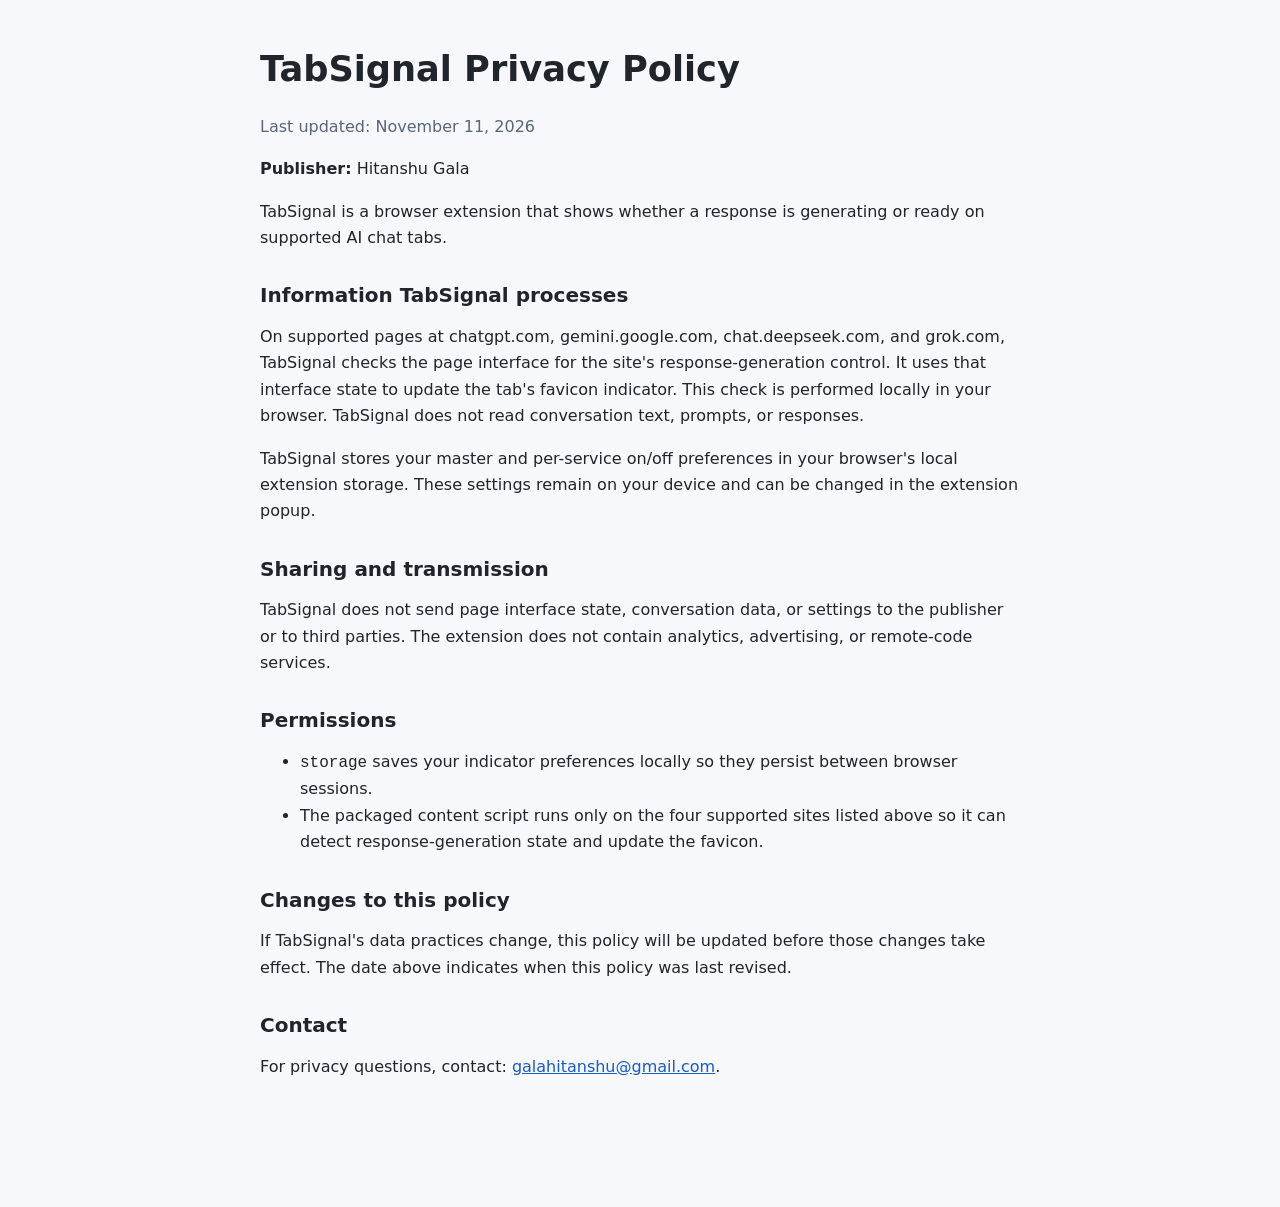
<file: website/privacy-policy/index.html>
<!doctype html>
<html lang="en">
<head>
  <meta charset="utf-8">
  <meta name="viewport" content="width=device-width, initial-scale=1">
  <title>TabSignal Privacy Policy</title>
  <style>
    :root { color-scheme: light; font: 16px/1.65 system-ui, sans-serif; color: #20242b; background: #f6f8fb; }
    body { max-width: 760px; margin: 48px auto; padding: 0 24px 64px; }
    h1, h2 { line-height: 1.2; }
    h1 { font-size: 2.2rem; }
    h2 { margin-top: 2rem; font-size: 1.25rem; }
    a { color: #175bc4; }
    .updated { color: #596579; }
  </style>
</head>
<body>
  <h1>TabSignal Privacy Policy</h1>
  <p class="updated">Last updated: November 11, 2026</p>

  <p><strong>Publisher:</strong> Hitanshu Gala</p>
  <p>TabSignal is a browser extension that shows whether a response is generating or ready on supported AI chat tabs.</p>

  <h2>Information TabSignal processes</h2>
  <p>On supported pages at chatgpt.com, gemini.google.com, chat.deepseek.com, and grok.com, TabSignal checks the page interface for the site's response-generation control. It uses that interface state to update the tab's favicon indicator. This check is performed locally in your browser. TabSignal does not read conversation text, prompts, or responses.</p>
  <p>TabSignal stores your master and per-service on/off preferences in your browser's local extension storage. These settings remain on your device and can be changed in the extension popup.</p>

  <h2>Sharing and transmission</h2>
  <p>TabSignal does not send page interface state, conversation data, or settings to the publisher or to third parties. The extension does not contain analytics, advertising, or remote-code services.</p>

  <h2>Permissions</h2>
  <ul>
    <li><code>storage</code> saves your indicator preferences locally so they persist between browser sessions.</li>
    <li>The packaged content script runs only on the four supported sites listed above so it can detect response-generation state and update the favicon.</li>
  </ul>

  <h2>Changes to this policy</h2>
  <p>If TabSignal's data practices change, this policy will be updated before those changes take effect. The date above indicates when this policy was last revised.</p>

  <h2>Contact</h2>
  <p>For privacy questions, contact: <a href="mailto:galahitanshu@gmail.com">galahitanshu@gmail.com</a>.</p>
</body>
</html>
</file>
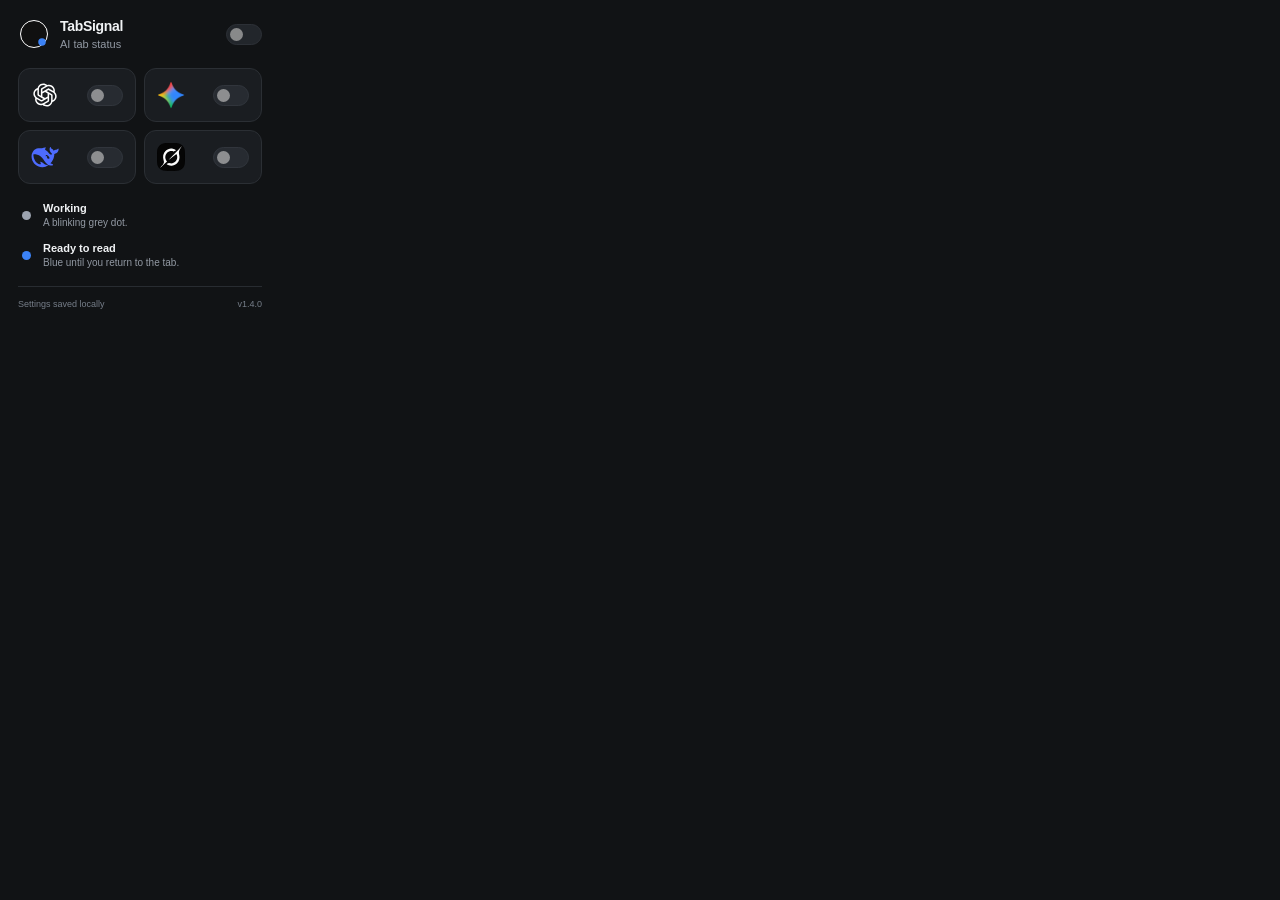
<file: popup.html>
<!doctype html>
<html lang="en">
  <head>
    <meta charset="utf-8">
    <meta name="viewport" content="width=device-width, initial-scale=1">
    <title>TabSignal</title>
    <link rel="stylesheet" href="popup.css">
    <script src="popup.js" defer></script>
  </head>
  <body>
    <header>
      <img src="icons/tabsignal.svg" width="32" height="32" alt="">
      <div class="brand">
        <h1>TabSignal</h1>
        <p id="master-status" role="status">AI tab status</p>
      </div>
      <input id="master-enabled" data-setting="masterEnabled" type="checkbox" role="switch" aria-label="All indicators" aria-describedby="master-status" title="Turn all indicators on or off" disabled>
    </header>

    <main>
      <div class="services">
        <label class="control" for="chatgpt-enabled" title="ChatGPT">
          <span class="service">
            <img src="icons/chatgpt.svg" width="28" height="28" alt="">
          </span>
          <input id="chatgpt-enabled" data-setting="chatgptEnabled" type="checkbox" role="switch" aria-label="ChatGPT indicator" disabled>
        </label>
        <label class="control" for="gemini-enabled" title="Gemini">
          <span class="service">
            <img src="icons/gemini.png" width="28" height="28" alt="">
          </span>
          <input id="gemini-enabled" data-setting="geminiEnabled" type="checkbox" role="switch" aria-label="Gemini indicator" disabled>
        </label>
        <label class="control" for="deepseek-enabled" title="DeepSeek">
          <span class="service">
            <img src="icons/deepseek.svg" width="28" height="28" alt="">
          </span>
          <input id="deepseek-enabled" data-setting="deepseekEnabled" type="checkbox" role="switch" aria-label="DeepSeek indicator" disabled>
        </label>
        <label class="control" for="grok-enabled" title="Grok">
          <span class="service">
            <img src="icons/grok.svg" width="28" height="28" alt="">
          </span>
          <input id="grok-enabled" data-setting="grokEnabled" type="checkbox" role="switch" aria-label="Grok indicator" disabled>
        </label>
      </div>

      <div class="guide">
        <div class="guide-row">
          <span class="dot working" aria-hidden="true"></span>
          <span><strong>Working</strong><span>A blinking grey dot.</span></span>
        </div>
        <div class="guide-row">
          <span class="dot ready" aria-hidden="true"></span>
          <span><strong>Ready to read</strong><span>Blue until you return to the tab.</span></span>
        </div>
      </div>
    </main>

    <footer><span>Settings saved locally</span><span>v1.4.0</span></footer>
  </body>
</html>
</file>
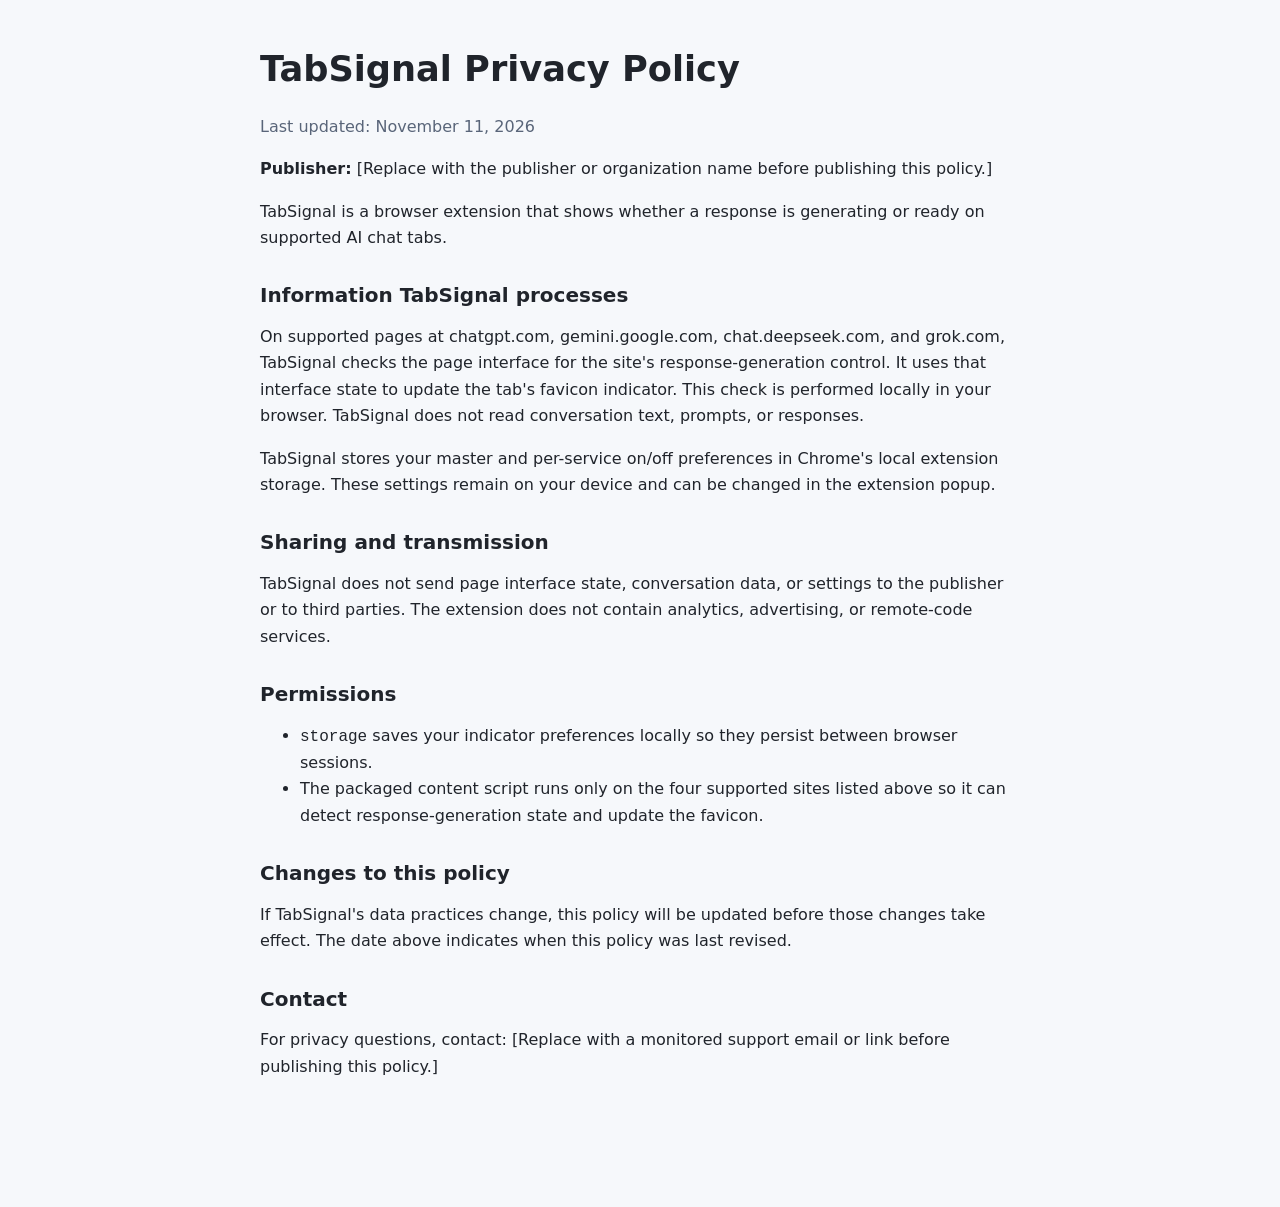
<file: store/PRIVACY_POLICY.html>
<!doctype html>
<html lang="en">
<head>
  <meta charset="utf-8">
  <meta name="viewport" content="width=device-width, initial-scale=1">
  <title>TabSignal Privacy Policy</title>
  <style>
    :root { color-scheme: light; font: 16px/1.65 system-ui, sans-serif; color: #20242b; background: #f6f8fb; }
    body { max-width: 760px; margin: 48px auto; padding: 0 24px 64px; }
    h1, h2 { line-height: 1.2; }
    h1 { font-size: 2.2rem; }
    h2 { margin-top: 2rem; font-size: 1.25rem; }
    a { color: #175bc4; }
    .updated { color: #596579; }
  </style>
</head>
<body>
  <h1>TabSignal Privacy Policy</h1>
  <p class="updated">Last updated: November 11, 2026</p>

  <p><strong>Publisher:</strong> [Replace with the publisher or organization name before publishing this policy.]</p>
  <p>TabSignal is a browser extension that shows whether a response is generating or ready on supported AI chat tabs.</p>

  <h2>Information TabSignal processes</h2>
  <p>On supported pages at chatgpt.com, gemini.google.com, chat.deepseek.com, and grok.com, TabSignal checks the page interface for the site's response-generation control. It uses that interface state to update the tab's favicon indicator. This check is performed locally in your browser. TabSignal does not read conversation text, prompts, or responses.</p>
  <p>TabSignal stores your master and per-service on/off preferences in Chrome's local extension storage. These settings remain on your device and can be changed in the extension popup.</p>

  <h2>Sharing and transmission</h2>
  <p>TabSignal does not send page interface state, conversation data, or settings to the publisher or to third parties. The extension does not contain analytics, advertising, or remote-code services.</p>

  <h2>Permissions</h2>
  <ul>
    <li><code>storage</code> saves your indicator preferences locally so they persist between browser sessions.</li>
    <li>The packaged content script runs only on the four supported sites listed above so it can detect response-generation state and update the favicon.</li>
  </ul>

  <h2>Changes to this policy</h2>
  <p>If TabSignal's data practices change, this policy will be updated before those changes take effect. The date above indicates when this policy was last revised.</p>

  <h2>Contact</h2>
  <p>For privacy questions, contact: [Replace with a monitored support email or link before publishing this policy.]</p>
</body>
</html>
</file>
<file: popup.css>
:root {
  color-scheme: dark;
  font-family: -apple-system, BlinkMacSystemFont, "Segoe UI", sans-serif;
  background: #111315;
  color: #f1f3f5;
}

* { box-sizing: border-box; }

body { width: 280px; margin: 0; padding: 18px; }

header { display: flex; align-items: center; gap: 10px; margin-bottom: 18px; }
.brand { flex: 1; min-width: 0; }
h1 { margin: 0 0 4px; font-size: 14px; font-weight: 650; letter-spacing: -0.3px; }
p { margin: 0; color: #9299a3; font-size: 11px; }

.control {
  display: flex;
  align-items: center;
  justify-content: space-between;
  gap: 12px;
  padding: 12px;
  border: 1px solid #2b2f34;
  border-radius: 12px;
  background: #1a1d21;
  cursor: pointer;
}

.services { display: grid; grid-template-columns: repeat(2, minmax(0, 1fr)); gap: 8px; }
.service { display: flex; align-items: center; }
.service img { object-fit: contain; }

input {
  appearance: none;
  position: relative;
  flex-shrink: 0;
  width: 36px;
  height: 21px;
  margin: 0;
  border: 1px solid #484e58;
  border-radius: 20px;
  background: #343941;
  cursor: pointer;
  transition: background 150ms, border-color 150ms;
}

input::before {
  content: "";
  position: absolute;
  top: 3px;
  left: 3px;
  width: 13px;
  height: 13px;
  border-radius: 50%;
  background: #fff;
  transition: transform 150ms;
}

input:checked { background: #3b82f6; border-color: #3b82f6; }
input:checked::before { transform: translateX(15px); }
input[data-setting="chatgptEnabled"]:checked { background: #10a37f; border-color: #10a37f; }
input[data-setting="geminiEnabled"]:checked { background: #8e63f4; border-color: #8e63f4; }
input[data-setting="deepseekEnabled"]:checked { background: #4d6bfe; border-color: #4d6bfe; }
input[data-setting="grokEnabled"]:checked { background: #e8edf4; border-color: #e8edf4; }
input[data-setting="grokEnabled"]:checked::before { background: #111315; }
input:focus-visible { outline: 2px solid #9ac0ff; outline-offset: 4px; }
input:disabled { opacity: 0.5; cursor: wait; }

.guide { display: grid; gap: 14px; padding: 18px 4px; }
.guide-row { display: flex; align-items: center; gap: 12px; }
.guide-row strong { display: block; margin-bottom: 3px; font-size: 11px; font-weight: 550; }
.guide-row span span { display: block; color: #9299a3; font-size: 10px; }
.dot { width: 9px; height: 9px; flex-shrink: 0; border-radius: 50%; }
.working { background: #9ca3af; animation: blink 1.3s step-end infinite; }
.ready { background: #3b82f6; }
html[data-enabled="false"] .guide { opacity: 0.45; }
html[data-enabled="false"] .working { animation: none; }
html[data-paused="true"] .services { opacity: 0.55; }

footer {
  display: flex;
  justify-content: space-between;
  padding-top: 12px;
  border-top: 1px solid #282c31;
  color: #767e89;
  font-size: 9px;
}

@keyframes blink { 50% { opacity: 0.25; } }
@media (prefers-reduced-motion: reduce) {
  *, *::before { animation: none !important; transition: none !important; }
}
</file>
